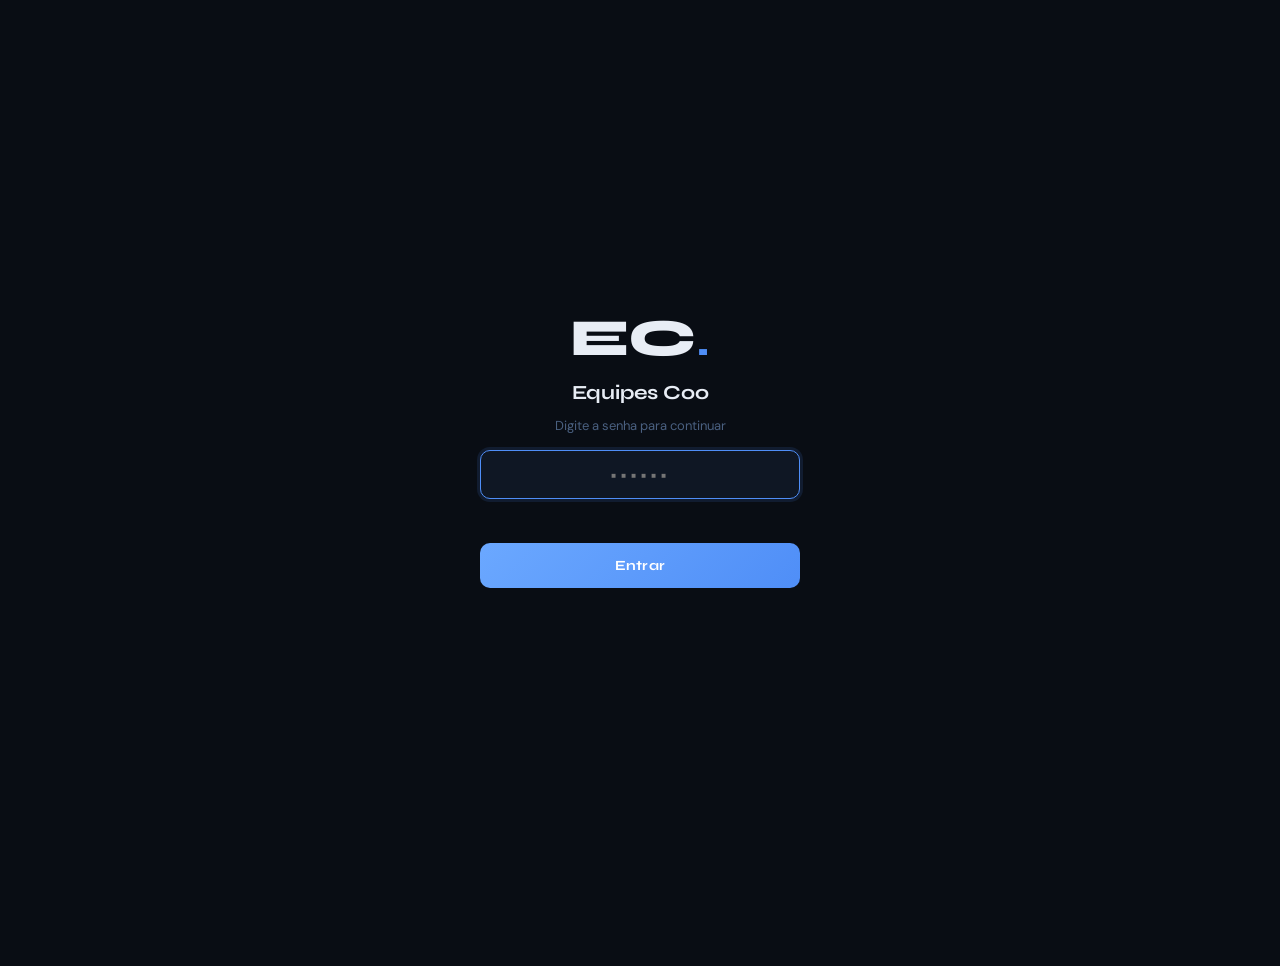
<file: index.html>
<!DOCTYPE html>
<html lang="pt-BR">
<head>
<meta charset="UTF-8"/>
<meta name="viewport" content="width=device-width, initial-scale=1.0"/>
<meta name="theme-color" content="#090d14"/>
<title>Equipes Coo</title>
<link rel="preconnect" href="https://fonts.googleapis.com"/>
<link href="https://fonts.googleapis.com/css2?family=Syne:wght@400;600;700;800&family=DM+Sans:ital,wght@0,300;0,400;0,500;1,400&display=swap" rel="stylesheet"/>
<link rel="stylesheet" href="css/base.css"/>
<link rel="stylesheet" href="css/components.css"/>
<link rel="stylesheet" href="css/auth.css"/>
</head>
<body>

<header class="hdr">
  <h1>APP Coordenador<b>.</b></h1>
  <div class="hdr-r">
  </div>
</header>

<div class="last-update" id="lastUpdate"></div>

<!-- PROGRAMAÇÃO -->
<div id="page-prog" class="page active">
  <div class="sem-nav">
    <button class="arr" onclick="mudarSemana(-1)">
      <svg width="16" height="16" viewBox="0 0 24 24" fill="none" stroke="currentColor" stroke-width="2.5"><polyline points="15 18 9 12 15 6"/></svg>
    </button>
    <span class="sem-lbl" id="semLbl"></span>
    <button class="arr" onclick="mudarSemana(1)">
      <svg width="16" height="16" viewBox="0 0 24 24" fill="none" stroke="currentColor" stroke-width="2.5"><polyline points="9 18 15 12 9 6"/></svg>
    </button>
  </div>
  <div class="pdf-row">
    <button class="pdf-btn" onclick="exportarSemanaPDF()">
      <svg width="13" height="13" viewBox="0 0 24 24" fill="none" stroke="currentColor" stroke-width="2.5"><path d="M14 2H6a2 2 0 0 0-2 2v16a2 2 0 0 0 2 2h12a2 2 0 0 0 2-2V8z"/><polyline points="14 2 14 8 20 8"/><line x1="9" y1="13" x2="15" y2="13"/><line x1="9" y1="17" x2="13" y2="17"/></svg>
      PDF da semana
    </button>
  </div>
  <div class="dtabs" id="dtabs"></div>
  <div class="dacts">
    <button class="abtn" onclick="limparDia()">
      <svg width="13" height="13" viewBox="0 0 24 24" fill="none" stroke="currentColor" stroke-width="2.5"><polyline points="3 6 5 6 21 6"/><path d="M19 6l-1 14H6L5 6"/><path d="M9 6V4h6v2"/></svg>
      Limpar dia
    </button>
  </div>
  <div id="dayContent"></div>
  <button class="add-eq" onclick="abrirFormEquipe(-1)">+ Nova Equipe</button>
</div>

<!-- NAV -->
<nav class="bnav">
  <button class="nbtn active" onclick="navTo('prog', this)">
    <svg viewBox="0 0 24 24" fill="none" stroke="currentColor" stroke-width="2"><rect x="3" y="4" width="18" height="18" rx="2"/><line x1="16" y1="2" x2="16" y2="6"/><line x1="8" y1="2" x2="8" y2="6"/><line x1="3" y1="10" x2="21" y2="10"/></svg>
    Programação<div class="dot"></div>
  </button>
  <button class="nbtn" onclick="window.location.href='banco.html'">
    <svg viewBox="0 0 24 24" fill="none" stroke="currentColor" stroke-width="2"><ellipse cx="12" cy="5" rx="9" ry="3"/><path d="M21 12c0 1.66-4 3-9 3s-9-1.34-9-3"/><path d="M3 5v14c0 1.66 4 3 9 3s9-1.34 9-3V5"/></svg>
    Banco<div class="dot"></div>
  </button>
</nav>

<!-- MODAL: FORM EQUIPE (stepper) -->
<div class="modal-bg" id="modalForm" onclick="if(event.target===this)fecharForm()">
  <div class="modal modal-step">
    <div class="modal-handle"></div>
    <div class="step-progress" id="stepProgress"></div>
    <p class="step-lbl" id="stepLbl"></p>
    <div class="step-content">
      <div class="step-pane" id="step0">
        <div class="fchips" id="fLiderChips"></div>
      </div>
      <div class="step-pane hidden" id="step1">
        <div class="fchips" id="fAreaChips"></div>
      </div>
      <div class="step-pane hidden" id="step2">
        <div class="fchips" id="fAtivChips"></div>
      </div>
      <div class="step-pane hidden" id="step3">
        <div class="fchips" id="fMembrosChips"></div>
      </div>
      <div class="step-pane hidden" id="step4">
        <textarea class="finp" id="fObs" rows="3" placeholder="Observações opcionais..."></textarea>
      </div>
    </div>
    <div class="step-footer">
      <button class="mbtn ghost" id="btnVoltar" onclick="stepAnterior()">← Voltar</button>
      <button class="mbtn primary" id="btnProximo" onclick="stepProximo()">Próximo →</button>
    </div>
  </div>
</div>

<!-- FAB ROW -->
<div class="fab-row" id="fabRow">
  <button class="fab" onclick="openListaModal('coordenacao')">
    <svg width="13" height="13" viewBox="0 0 24 24" fill="none" stroke="currentColor" stroke-width="2.5"><path d="M9 5H7a2 2 0 0 0-2 2v12a2 2 0 0 0 2 2h10a2 2 0 0 0 2-2V7a2 2 0 0 0-2-2h-2"/><rect x="9" y="3" width="6" height="4" rx="1"/><path d="M9 12h6M9 16h4"/></svg>
    Coordenação
  </button>
  <button class="fab" onclick="openListaModal('equipes')">
    <svg width="13" height="13" viewBox="0 0 24 24" fill="none" stroke="currentColor" stroke-width="2.5"><circle cx="9" cy="7" r="3"/><path d="M3 20c0-3.3 2.7-6 6-6s6 2.7 6 6"/><path d="M16 3.13a4 4 0 0 1 0 7.75"/><path d="M21 20c0-3.3-2.7-6-6-6"/></svg>
    Equipes
  </button>
</div>

<!-- MODAL: LISTA EXPORT -->
<div class="modal-bg" id="modalLista" onclick="if(event.target===this)closeListaModal()">
  <div class="modal">
    <div class="modal-handle"></div>
    <h3 id="modalListaTitulo">Lista do dia</h3>
    <p>Copie e cole no WhatsApp</p>
    <div class="modal-copy-area" id="listaTexto"></div>
    <div class="modal-actions">
      <button class="btn btn-ghost" onclick="closeListaModal()">Fechar</button>
      <button class="btn btn-primary" onclick="copiarLista()">📋 Copiar</button>
    </div>
  </div>
</div>

<!-- OVERLAY LOADING -->
<div class="load-ov" id="loadOv"><div class="spinner"></div></div>
<div class="toast" id="toast"></div>

<!-- AUTH OVERLAY -->
<div class="auth-ov" id="authOv">
  <div class="auth-box">
    <div class="auth-logo">EC<b>.</b></div>
    <h2>Equipes Coo</h2>
    <p>Digite a senha para continuar</p>
    <input class="auth-input" type="password" id="authInput" placeholder="••••••" onkeydown="if(event.key==='Enter')tentarLogin()"/>
    <div class="auth-err" id="authErr">Senha incorreta</div>
    <button class="auth-btn" onclick="tentarLogin()">Entrar</button>
  </div>
</div>

<script src="js/config.js"></script>
<script src="js/sync.js"></script>
<script src="js/auth.js"></script>
<script src="js/programacao.js"></script>
<script src="js/export.js"></script>
<script>
function navTo(pg, btn) {
  document.querySelectorAll('.page').forEach(p => p.classList.remove('active'));
  document.querySelectorAll('.nbtn').forEach(b => b.classList.remove('active'));
  document.getElementById('page-' + pg).classList.add('active');
  btn.classList.add('active');
  renderDia();
}

verificarAuth();
</script>
</body>
</html>
</file>
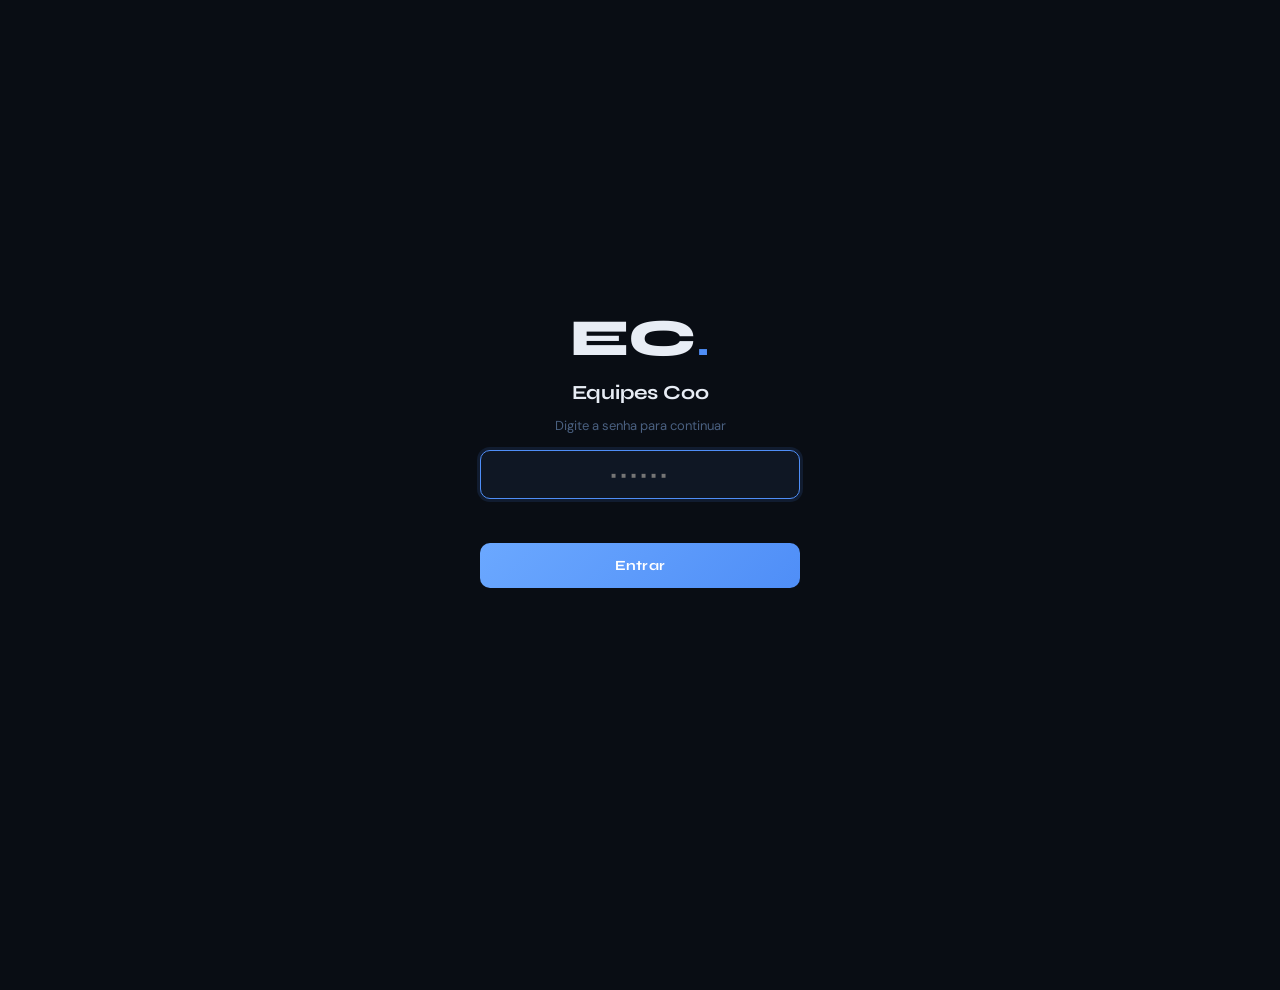
<file: banco.html>
<!DOCTYPE html>
<html lang="pt-BR">
<head>
<meta charset="UTF-8"/>
<meta name="viewport" content="width=device-width, initial-scale=1.0"/>
<meta name="theme-color" content="#090d14"/>
<title>Banco — Equipes Coo</title>
<link rel="preconnect" href="https://fonts.googleapis.com"/>
<link href="https://fonts.googleapis.com/css2?family=Syne:wght@400;600;700;800&family=DM+Sans:ital,wght@0,300;0,400;0,500;1,400&display=swap" rel="stylesheet"/>
<link rel="stylesheet" href="css/base.css"/>
<link rel="stylesheet" href="css/components.css"/>
<link rel="stylesheet" href="css/auth.css"/>
</head>
<body>

<header class="hdr">
  <h1>Banco<b>.</b></h1>
  <div class="hdr-r">
  </div>
</header>

<div class="last-update" id="lastUpdate"></div>

<!-- BANCO -->
<div id="page-banco" class="page active">
  <p class="stitle">Líderes</p>
  <div class="aform">
    <input type="text" id="iLider" placeholder="Nome do líder" onkeydown="if(event.key==='Enter')addLider()"/>
    <button class="abtn2" onclick="addLider()">+</button>
  </div>
  <div class="ilist" id="lLider"></div>

  <p class="stitle">Funcionários</p>
  <div class="aform">
    <input type="text" id="iFunc" placeholder="Nome do funcionário" onkeydown="if(event.key==='Enter')addFunc()"/>
    <button class="abtn2" onclick="addFunc()">+</button>
  </div>
  <div class="ilist" id="lFunc"></div>

  <p class="stitle">Atividades</p>
  <div class="aform">
    <input type="text" id="iAtiv" placeholder="Nome da atividade" onkeydown="if(event.key==='Enter')addAtiv()"/>
    <button class="abtn2" onclick="addAtiv()">+</button>
  </div>
  <div class="ilist" id="lAtiv"></div>

  <p class="stitle">Áreas</p>
  <div class="aform">
    <input type="text" id="iArea" placeholder="Nome da área" onkeydown="if(event.key==='Enter')addArea()"/>
    <button class="abtn2" onclick="addArea()">+</button>
  </div>
  <div class="ilist" id="lArea"></div>
</div>

<!-- NAV -->
<nav class="bnav">
  <button class="nbtn" onclick="window.location.href='index.html'">
    <svg viewBox="0 0 24 24" fill="none" stroke="currentColor" stroke-width="2"><rect x="3" y="4" width="18" height="18" rx="2"/><line x1="16" y1="2" x2="16" y2="6"/><line x1="8" y1="2" x2="8" y2="6"/><line x1="3" y1="10" x2="21" y2="10"/></svg>
    Programação<div class="dot"></div>
  </button>
  <button class="nbtn active">
    <svg viewBox="0 0 24 24" fill="none" stroke="currentColor" stroke-width="2"><ellipse cx="12" cy="5" rx="9" ry="3"/><path d="M21 12c0 1.66-4 3-9 3s-9-1.34-9-3"/><path d="M3 5v14c0 1.66 4 3 9 3s9-1.34 9-3V5"/></svg>
    Banco<div class="dot"></div>
  </button>
</nav>

<!-- MODAL: AUSÊNCIA -->
<div class="modal-bg" id="modalAusencia" onclick="if(event.target===this)fecharModalAusencia()">
  <div class="modal">
    <div class="modal-handle"></div>
    <h3>Nova Ausência</h3>
    <p id="ausModalFunc"></p>
    <div class="frow">
      <span class="flbl">Tipo</span>
      <select class="fsel" id="ausTipo" onchange="ausOnTipo()">
        <option value="ferias">🏖️ Férias</option>
        <option value="viagem">✈️ Viagem</option>
        <option value="folga">🌟 Folga</option>
        <option value="atestado">🏥 Atestado</option>
        <option value="falta">❌ Falta</option>
        <option value="afastamento">🚑 Afastamento</option>
      </select>
    </div>
    <div class="frow">
      <span class="flbl">Data início</span>
      <input type="date" class="finp" id="ausInicio"/>
    </div>
    <div class="frow" id="ausFimWrap">
      <span class="flbl">Data fim (previsão de retorno)</span>
      <input type="date" class="finp" id="ausFim"/>
    </div>
    <button class="mbtn primary" onclick="submitAusencia()">Salvar</button>
  </div>
</div>

<!-- OVERLAY LOADING -->
<div class="load-ov" id="loadOv"><div class="spinner"></div></div>
<div class="toast" id="toast"></div>

<!-- AUTH OVERLAY -->
<div class="auth-ov" id="authOv">
  <div class="auth-box">
    <div class="auth-logo">EC<b>.</b></div>
    <h2>Equipes Coo</h2>
    <p>Digite a senha para continuar</p>
    <input class="auth-input" type="password" id="authInput" placeholder="••••••" onkeydown="if(event.key==='Enter')tentarLogin()"/>
    <div class="auth-err" id="authErr">Senha incorreta</div>
    <button class="auth-btn" onclick="tentarLogin()">Entrar</button>
  </div>
</div>

<script src="js/config.js"></script>
<script src="js/sync.js"></script>
<script src="js/auth.js"></script>
<script src="js/banco.js"></script>
<script>
verificarAuth();
</script>
</body>
</html>
</file>
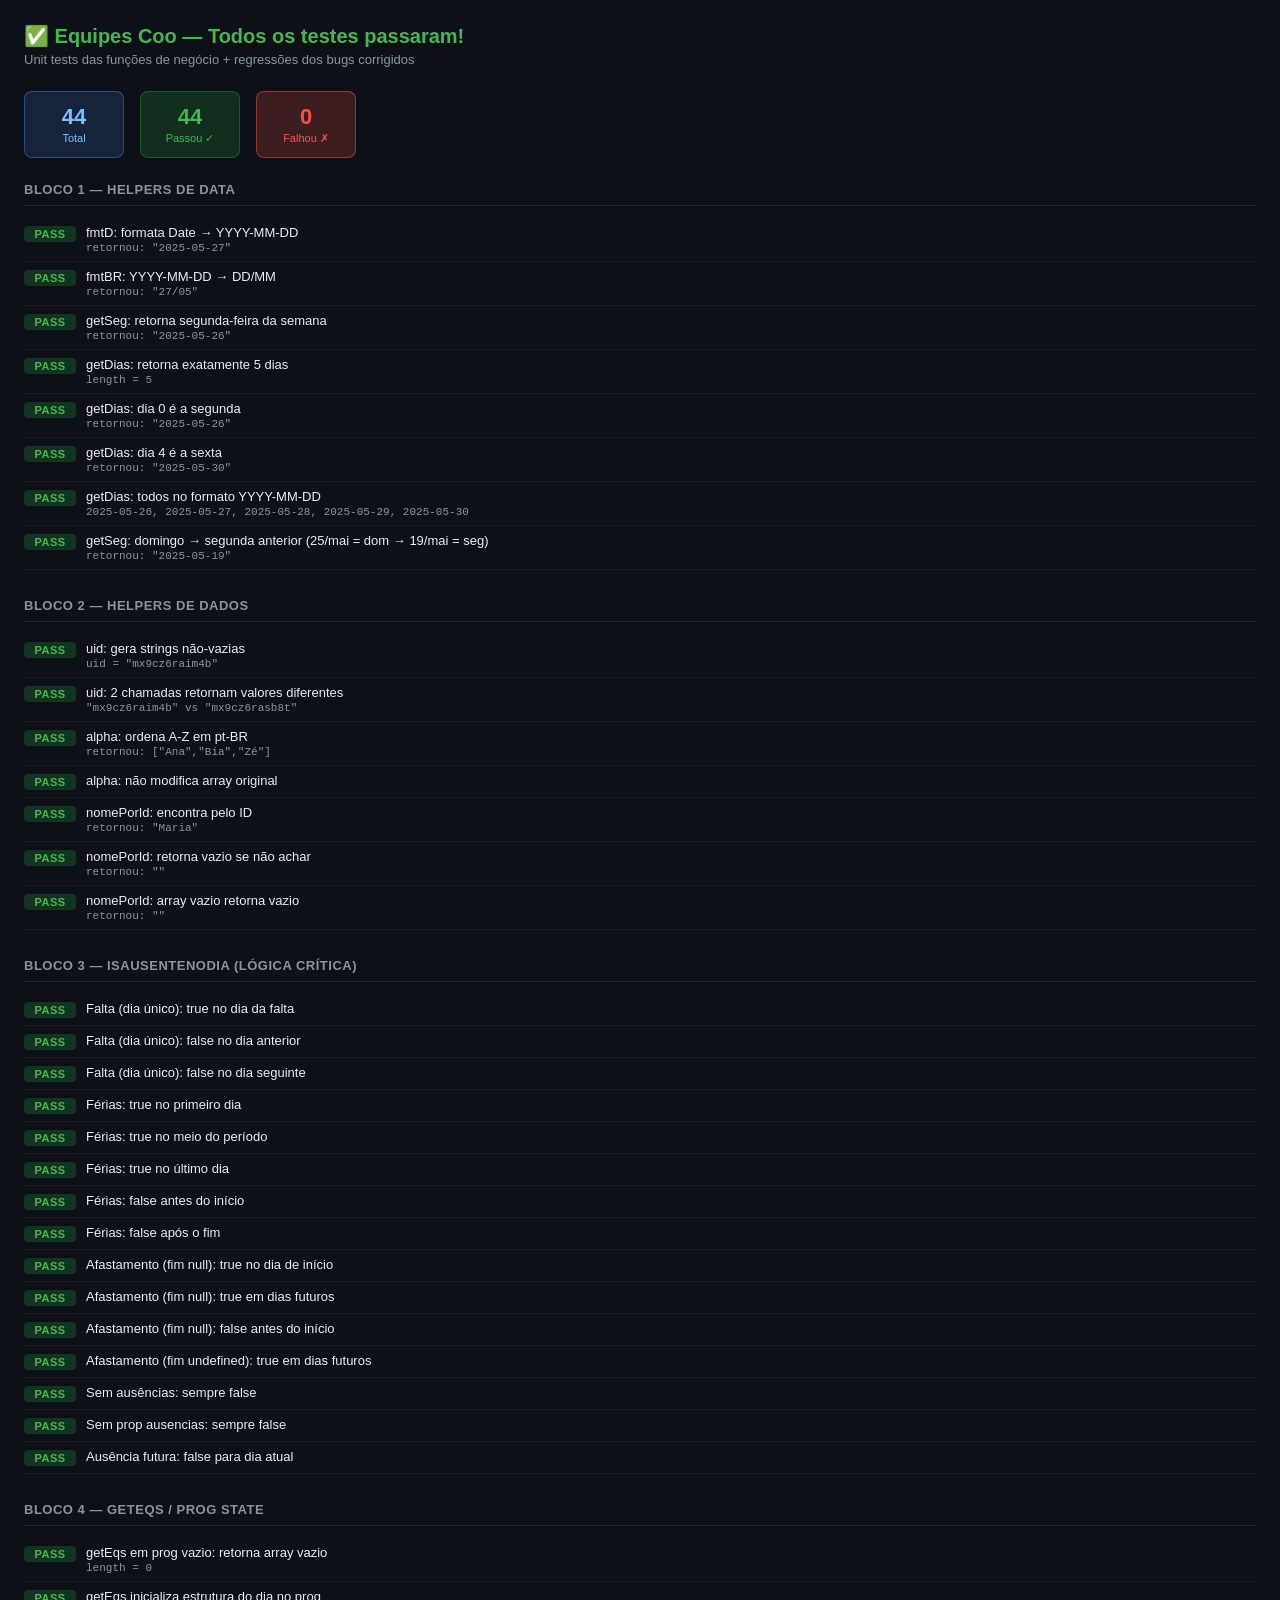
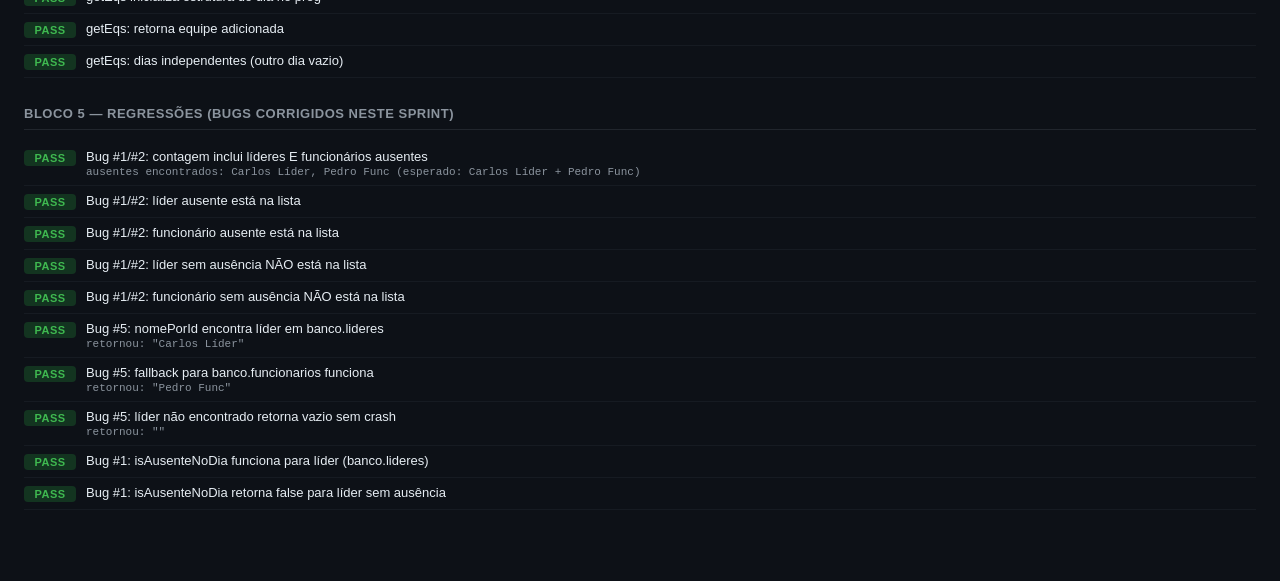
<file: test.html>
<!DOCTYPE html>
<html lang="pt-BR">
<head>
<meta charset="UTF-8"/>
<meta name="viewport" content="width=device-width, initial-scale=1.0"/>
<title>Equipes Coo — Testes Automatizados</title>
<style>
  * { box-sizing: border-box; margin: 0; padding: 0; }
  body { font-family: 'Segoe UI', Arial, sans-serif; background: #0d1117; color: #e6edf3; padding: 24px; }
  h1   { font-size: 20px; font-weight: 700; margin-bottom: 4px; }
  .subtitle { font-size: 13px; color: #8b949e; margin-bottom: 24px; }

  /* Contador geral */
  #summary {
    display: flex; gap: 16px; margin-bottom: 24px; flex-wrap: wrap;
  }
  .count-box {
    padding: 12px 20px; border-radius: 8px; font-weight: 700; font-size: 22px;
    display: flex; flex-direction: column; align-items: center; min-width: 100px;
  }
  .count-box span { font-size: 11px; font-weight: 500; margin-top: 2px; }
  .count-box.pass { background: rgba(35,134,54,.25); border: 1px solid rgba(35,134,54,.5); color: #3fb950; }
  .count-box.fail { background: rgba(248,81,73,.2);  border: 1px solid rgba(248,81,73,.5);  color: #f85149; }
  .count-box.total{ background: rgba(79,142,247,.15); border: 1px solid rgba(79,142,247,.4); color: #79c0ff; }

  /* Blocos */
  .block { margin-bottom: 28px; }
  .block-title {
    font-size: 13px; font-weight: 700; letter-spacing: .5px; text-transform: uppercase;
    color: #8b949e; padding-bottom: 8px; border-bottom: 1px solid #21262d; margin-bottom: 12px;
  }

  /* Linhas de teste */
  .test-row {
    display: flex; align-items: flex-start; gap: 10px; padding: 7px 0;
    border-bottom: 1px solid #161b22; font-size: 13px;
  }
  .badge {
    flex-shrink: 0; width: 52px; text-align: center; border-radius: 4px;
    padding: 2px 0; font-weight: 700; font-size: 11px; letter-spacing: .5px; margin-top: 1px;
  }
  .badge.pass { background: rgba(35,134,54,.3); color: #3fb950; }
  .badge.fail { background: rgba(248,81,73,.2);  color: #f85149; }
  .test-label { flex: 1; color: #e6edf3; }
  .test-detail { font-size: 11px; color: #8b949e; margin-top: 2px; font-family: monospace; }
  .fail-detail { font-size: 11px; color: #f85149; margin-top: 2px; font-family: monospace; }
</style>
<!-- Elementos DOM requeridos por sync.js -->
<div id="loadOv" style="display:none"></div>
<div id="syncDot" style="display:none"></div>
<div id="toast"  style="display:none"></div>
</head>
<body>

<h1>🧪 Equipes Coo — Testes Automatizados</h1>
<p class="subtitle">Unit tests das funções de negócio + regressões dos bugs corrigidos</p>

<div id="summary"></div>
<div id="results"></div>

<script src="js/config.js"></script>
<script src="js/sync.js"></script>
<script>
// ─── Mini framework ───────────────────────────────────────────────
let passCount = 0, failCount = 0;
let currentBlock = null;
const resultsEl = document.getElementById('results');

function startBlock(title) {
  currentBlock = document.createElement('div');
  currentBlock.className = 'block';
  currentBlock.innerHTML = `<div class="block-title">${title}</div>`;
  resultsEl.appendChild(currentBlock);
}

function assert(label, condition, detail = '') {
  const row = document.createElement('div');
  row.className = 'test-row';
  if (condition) {
    passCount++;
    row.innerHTML = `
      <span class="badge pass">PASS</span>
      <div><div class="test-label">${label}</div>${detail ? `<div class="test-detail">${detail}</div>` : ''}</div>`;
  } else {
    failCount++;
    row.innerHTML = `
      <span class="badge fail">FAIL</span>
      <div><div class="test-label">${label}</div>${detail ? `<div class="fail-detail">✗ ${detail}</div>` : ''}</div>`;
  }
  currentBlock.appendChild(row);
}

function assertEquals(label, actual, expected) {
  const ok = JSON.stringify(actual) === JSON.stringify(expected);
  assert(label, ok, ok
    ? `retornou: ${JSON.stringify(actual)}`
    : `esperado: ${JSON.stringify(expected)} | obtido: ${JSON.stringify(actual)}`
  );
}

// ─── Bloco 1: Helpers de data ─────────────────────────────────────
startBlock('Bloco 1 — Helpers de data');

assertEquals('fmtD: formata Date → YYYY-MM-DD',
  fmtD(new Date(2025, 4, 27)),  // mês 4 = maio
  '2025-05-27'
);

assertEquals('fmtBR: YYYY-MM-DD → DD/MM',
  fmtBR('2025-05-27'),
  '27/05'
);

// 2025-05-29 = quinta-feira → segunda = 2025-05-26
const seg = getSeg(new Date(2025, 4, 29));
assertEquals('getSeg: retorna segunda-feira da semana',
  fmtD(seg),
  '2025-05-26'
);

// getDias: segunda + 4 dias
const dias = getDias(seg);
assert('getDias: retorna exatamente 5 dias',
  dias.length === 5,
  `length = ${dias.length}`
);
assertEquals('getDias: dia 0 é a segunda',  dias[0], '2025-05-26');
assertEquals('getDias: dia 4 é a sexta',    dias[4], '2025-05-30');
assert('getDias: todos no formato YYYY-MM-DD',
  dias.every(d => /^\d{4}-\d{2}-\d{2}$/.test(d)),
  dias.join(', ')
);

// getSeg: domingo deve ir para próxima segunda
const segFromSun = getSeg(new Date(2025, 4, 25)); // 25/05 = domingo
assertEquals('getSeg: domingo → segunda anterior (25/mai = dom → 19/mai = seg)',
  fmtD(segFromSun), '2025-05-19'
);

// ─── Bloco 2: Helpers de dados ────────────────────────────────────
startBlock('Bloco 2 — Helpers de dados');

const id1 = uid(), id2 = uid();
assert('uid: gera strings não-vazias',  id1.length > 0, `uid = "${id1}"`);
assert('uid: 2 chamadas retornam valores diferentes',  id1 !== id2, `"${id1}" vs "${id2}"`);

const sorted = alpha([{nome:'Zé'}, {nome:'Ana'}, {nome:'Bia'}]);
assertEquals('alpha: ordena A-Z em pt-BR',
  sorted.map(x => x.nome),
  ['Ana', 'Bia', 'Zé']
);
assert('alpha: não modifica array original',
  alpha([{nome:'B'},{nome:'A'}])[0].nome === 'A', ''
);

const lista = [{id:'abc',nome:'Maria'},{id:'xyz',nome:'João'}];
assertEquals('nomePorId: encontra pelo ID', nomePorId(lista, 'abc'), 'Maria');
assertEquals('nomePorId: retorna vazio se não achar', nomePorId(lista, '999'), '');
assertEquals('nomePorId: array vazio retorna vazio', nomePorId([], 'abc'), '');

// ─── Bloco 3: isAusenteNoDia (lógica crítica) ─────────────────────
startBlock('Bloco 3 — isAusenteNoDia (lógica crítica)');

const funcFalta = { ausencias: [{ id:'1', tipo:'falta', inicio:'2025-05-27', fim:'2025-05-27' }] };
assert('Falta (dia único): true no dia da falta',
  isAusenteNoDia(funcFalta, '2025-05-27'), ''
);
assert('Falta (dia único): false no dia anterior',
  !isAusenteNoDia(funcFalta, '2025-05-26'), ''
);
assert('Falta (dia único): false no dia seguinte',
  !isAusenteNoDia(funcFalta, '2025-05-28'), ''
);

const funcFerias = { ausencias: [{ id:'2', tipo:'ferias', inicio:'2025-05-26', fim:'2025-05-30' }] };
assert('Férias: true no primeiro dia',  isAusenteNoDia(funcFerias, '2025-05-26'), '');
assert('Férias: true no meio do período', isAusenteNoDia(funcFerias, '2025-05-28'), '');
assert('Férias: true no último dia',   isAusenteNoDia(funcFerias, '2025-05-30'), '');
assert('Férias: false antes do início', !isAusenteNoDia(funcFerias, '2025-05-25'), '');
assert('Férias: false após o fim',      !isAusenteNoDia(funcFerias, '2025-05-31'), '');

const funcAfastamento = { ausencias: [{ id:'3', tipo:'afastamento', inicio:'2025-05-20', fim:null }] };
assert('Afastamento (fim null): true no dia de início',
  isAusenteNoDia(funcAfastamento, '2025-05-20'), ''
);
assert('Afastamento (fim null): true em dias futuros',
  isAusenteNoDia(funcAfastamento, '2025-12-31'), ''
);
assert('Afastamento (fim null): false antes do início',
  !isAusenteNoDia(funcAfastamento, '2025-05-19'), ''
);

const funcAfastUndef = { ausencias: [{ id:'4', tipo:'afastamento', inicio:'2025-05-20', fim:undefined }] };
assert('Afastamento (fim undefined): true em dias futuros',
  isAusenteNoDia(funcAfastUndef, '2026-01-01'), ''
);

const funcSemAus = { ausencias: [] };
assert('Sem ausências: sempre false', !isAusenteNoDia(funcSemAus, '2025-05-27'), '');

const funcSemProp = {};
assert('Sem prop ausencias: sempre false', !isAusenteNoDia(funcSemProp, '2025-05-27'), '');

const funcFuturo = { ausencias: [{ id:'5', tipo:'ferias', inicio:'2025-12-01', fim:'2025-12-15' }] };
assert('Ausência futura: false para dia atual',
  !isAusenteNoDia(funcFuturo, '2025-05-27'), ''
);

// ─── Bloco 4: getEqs / prog state ────────────────────────────────
startBlock('Bloco 4 — getEqs / prog state');

// Reset prog para teste isolado
prog = { semanaInicio: '', dias: {}, atualizadoEm: null };

const eqsVazias = getEqs('2025-05-27');
assert('getEqs em prog vazio: retorna array vazio',
  Array.isArray(eqsVazias) && eqsVazias.length === 0,
  `length = ${eqsVazias.length}`
);
assert('getEqs inicializa estrutura do dia no prog',
  prog.dias['2025-05-27'] !== undefined, ''
);

// Adicionar equipe e verificar
const eqTest = { id: uid(), lider: 'abc', membros: [], area: '', atividades: [], obs: '' };
getEqs('2025-05-27').push(eqTest);
const eqsComDado = getEqs('2025-05-27');
assert('getEqs: retorna equipe adicionada',
  eqsComDado.length === 1 && eqsComDado[0].lider === 'abc', ''
);

// Dia diferente não é afetado
const eqsOutroDia = getEqs('2025-05-28');
assert('getEqs: dias independentes (outro dia vazio)',
  eqsOutroDia.length === 0, ''
);

// ─── Bloco 5: Regressões dos bugs deste sprint ────────────────────
startBlock('Bloco 5 — Regressões (bugs corrigidos neste sprint)');

// Simula banco com líderes e funcionários separados
banco = {
  lideres: [
    { id: 'lid1', nome: 'Carlos Líder', ausencias: [
      { id: 'a1', tipo: 'ferias', inicio: '2025-05-26', fim: '2025-05-30' }
    ]},
    { id: 'lid2', nome: 'Ana Líder', ausencias: [] }
  ],
  funcionarios: [
    { id: 'fun1', nome: 'Pedro Func', ausencias: [
      { id: 'a2', tipo: 'falta', inicio: '2025-05-27', fim: '2025-05-27' }
    ]},
    { id: 'fun2', nome: 'Lúcia Func', ausencias: [] }
  ],
  atividades: [],
  areas: []
};

const dia = '2025-05-27';

// Bug #1 & #2: líderes devem ser incluídos na contagem de ausentes
const todosF = [...(banco.lideres || []), ...banco.funcionarios];
const ausentes = todosF.filter(f => isAusenteNoDia(f, dia));
assert('Bug #1/#2: contagem inclui líderes E funcionários ausentes',
  ausentes.length === 2,
  `ausentes encontrados: ${ausentes.map(f => f.nome).join(', ')} (esperado: Carlos Líder + Pedro Func)`
);
assert('Bug #1/#2: líder ausente está na lista',
  ausentes.some(f => f.id === 'lid1'), ''
);
assert('Bug #1/#2: funcionário ausente está na lista',
  ausentes.some(f => f.id === 'fun1'), ''
);
assert('Bug #1/#2: líder sem ausência NÃO está na lista',
  !ausentes.some(f => f.id === 'lid2'), ''
);
assert('Bug #1/#2: funcionário sem ausência NÃO está na lista',
  !ausentes.some(f => f.id === 'fun2'), ''
);

// Bug #5: nomePorId deve encontrar líderes em banco.lideres
assertEquals('Bug #5: nomePorId encontra líder em banco.lideres',
  nomePorId(banco.lideres || [], 'lid1'),
  'Carlos Líder'
);
assertEquals('Bug #5: fallback para banco.funcionarios funciona',
  nomePorId(banco.lideres || [], 'fun1') || nomePorId(banco.funcionarios, 'fun1'),
  'Pedro Func'
);
assertEquals('Bug #5: líder não encontrado retorna vazio sem crash',
  nomePorId(banco.lideres || [], 'INEXISTENTE'),
  ''
);

// isAusenteNoDia funciona para objetos de banco.lideres
assert('Bug #1: isAusenteNoDia funciona para líder (banco.lideres)',
  isAusenteNoDia(banco.lideres[0], dia), ''
);
assert('Bug #1: isAusenteNoDia retorna false para líder sem ausência',
  !isAusenteNoDia(banco.lideres[1], dia), ''
);

// ─── Renderizar sumário ───────────────────────────────────────────
const total = passCount + failCount;
const summaryEl = document.getElementById('summary');
summaryEl.innerHTML = `
  <div class="count-box total"><strong>${total}</strong><span>Total</span></div>
  <div class="count-box pass"><strong>${passCount}</strong><span>Passou ✓</span></div>
  <div class="count-box fail"><strong>${failCount}</strong><span>Falhou ✗</span></div>
`;

// Mudar cor do título conforme resultado
const h1 = document.querySelector('h1');
if (failCount === 0) {
  h1.textContent = '✅ Equipes Coo — Todos os testes passaram!';
  h1.style.color = '#3fb950';
} else {
  h1.textContent = `❌ Equipes Coo — ${failCount} teste(s) falharam`;
  h1.style.color = '#f85149';
}
</script>
</body>
</html>
</file>
<file: css/base.css>
/* ═══════════════════════════════════════
   BASE — variáveis, reset, tipografia, animações
   ═══════════════════════════════════════ */

:root {
  --bg:        #090d14;
  --surface:   #0f1724;
  --surface2:  #182030;
  --border:    #1e2d45;
  --text:      #e8edf5;
  --text-muted:#4a6080;
  --text-sub:  #7a90b0;
  --accent:    #4f8ef7;
  --accent2:   #f06080;
  --green:     #3de07a;
  --yellow:    #f5c842;
  --radius:    16px;
  --radius-sm: 10px;
  --bnav:      68px;
  --shadow-sm: 0 1px 4px rgba(0,0,0,.35);
  --shadow-md: 0 4px 20px rgba(0,0,0,.45);
  --shadow-lg: 0 8px 40px rgba(0,0,0,.55);
}

* {
  margin: 0;
  padding: 0;
  box-sizing: border-box;
  -webkit-tap-highlight-color: transparent;
}

body {
  background: var(--bg);
  color: var(--text);
  font-family: 'DM Sans', sans-serif;
  font-size: 15px;
  min-height: 100dvh;
  overflow-x: hidden;
}

h1, h2, h3 { font-family: 'Syne', sans-serif; }

/* ── Scrollbar ── */
::-webkit-scrollbar       { width: 4px; }
::-webkit-scrollbar-track { background: transparent; }
::-webkit-scrollbar-thumb { background: var(--border); border-radius: 4px; }

/* ── Animações ── */
@keyframes fadeIn {
  from { opacity: 0; transform: translateY(6px); }
  to   { opacity: 1; transform: none; }
}
@keyframes spin {
  to { transform: rotate(360deg); }
}
@keyframes pulse {
  0%, 100% { opacity: 1; }
  50%       { opacity: .3; }
}
</file>
<file: css/components.css>
/* ═══════════════════════════════════════
   COMPONENTS — todos os componentes visuais
   ═══════════════════════════════════════ */

/* ── HEADER ── */
.hdr {
  position: sticky; top: 0; z-index: 100;
  background: rgba(11,11,16,.92);
  backdrop-filter: blur(12px);
  -webkit-backdrop-filter: blur(12px);
  padding: 14px 20px 10px;
  display: flex; align-items: center; justify-content: space-between;
  border-bottom: 1px solid var(--border);
}
.hdr h1        { font-size: 22px; font-weight: 800; letter-spacing: -.5px; }
.hdr h1 b      { color: var(--accent); }
.hdr-r         { display: flex; align-items: center; gap: 8px; }

.hdr-btn {
  background: var(--surface); border: 1px solid var(--border);
  border-radius: 40px; padding: 7px 14px;
  color: var(--text-sub); font-size: 12px;
  font-family: 'Syne', sans-serif; font-weight: 600;
  cursor: pointer; display: flex; align-items: center; gap: 6px;
  transition: all .2s;
}
.hdr-btn:hover  { border-color: var(--accent); color: var(--accent); }
.hdr-btn:active { transform: scale(.95); }

/* ── ÚLTIMA ATUALIZAÇÃO ── */
.last-update {
  text-align: center; font-family: 'Syne', sans-serif;
  font-size: 12px; font-weight: 600; color: var(--text-sub);
  background: var(--surface); padding: 7px 16px;
  border-bottom: 1px solid var(--border); letter-spacing: .3px;
}

/* ── PAGES ── */
.page { display: none; padding: 0 16px; padding-bottom: calc(var(--bnav) + 60px); }
.page.active { display: block; min-height: 100dvh; }

/* ── BOTTOM NAV ── */
.bnav {
  position: fixed; bottom: 0; left: 0; right: 0;
  height: var(--bnav);
  background: rgba(19,19,28,.95);
  backdrop-filter: blur(12px); -webkit-backdrop-filter: blur(12px);
  border-top: 1px solid var(--border);
  display: flex; z-index: 200;
}
.nbtn {
  flex: 1; display: flex; flex-direction: column;
  align-items: center; justify-content: center;
  gap: 4px; background: none; border: none;
  color: var(--text-muted); font-family: 'DM Sans', sans-serif;
  font-size: 11px; cursor: pointer; transition: color .2s; position: relative;
}
.nbtn.active   { color: var(--accent); }
.nbtn svg      { width: 22px; height: 22px; stroke-width: 1.75; }
.nbtn .dot     { width: 18px; height: 2px; border-radius: 2px; background: var(--accent); opacity: 0; transition: opacity .2s; position: absolute; bottom: 6px; }
.nbtn.active .dot { opacity: 1; }

/* ── SEMANA ── */
.sem-nav {
  display: flex; align-items: center; justify-content: space-between;
  padding: 14px 0 6px;
}
.sem-lbl { font-family: 'Syne', sans-serif; font-size: 14px; font-weight: 700; letter-spacing: .2px; }
.arr {
  background: var(--surface); border: 1px solid var(--border);
  border-radius: 50%; width: 36px; height: 36px;
  display: flex; align-items: center; justify-content: center;
  color: var(--text-sub); cursor: pointer; transition: all .2s;
}
.arr:hover  { border-color: var(--accent); color: var(--accent); }
.arr:active { transform: scale(.9); }

/* ── BOTÃO PDF ── */
.pdf-row {
  display: flex; justify-content: center;
  padding: 2px 0 10px;
}
.pdf-btn {
  background: var(--surface); border: 1px solid var(--border);
  border-radius: 40px; padding: 6px 16px;
  color: var(--text-muted); font-size: 11px;
  font-family: 'Syne', sans-serif; font-weight: 600;
  cursor: pointer; display: flex; align-items: center; gap: 5px;
  transition: all .2s; box-shadow: var(--shadow-sm); letter-spacing: .2px;
}
.pdf-btn:hover  { border-color: #e05c7a; color: #e05c7a; background: rgba(224,92,122,.06); }
.pdf-btn:active { transform: scale(.95); }

/* ── TABS DIAS ── */
.dtabs { display: flex; gap: 5px; padding: 8px 0 14px; }
.dtab {
  flex: 1; text-align: center;
  background: var(--surface); border: 1px solid var(--border);
  border-radius: var(--radius-sm); padding: 10px 4px 8px;
  cursor: pointer; transition: all .2s; box-shadow: var(--shadow-sm);
}
.dtab.active {
  border-color: rgba(79,142,247,.6);
  background: rgba(79,142,247,.14);
  box-shadow: 0 0 0 1px rgba(79,142,247,.2), var(--shadow-sm);
}
.dtab .dn { font-size: 11px; font-weight: 700; letter-spacing: 1px; text-transform: uppercase; color: var(--text-muted); }
.dtab.active .dn { color: var(--accent); }
.dtab .dd { font-family: 'Syne', sans-serif; font-size: 20px; font-weight: 800; margin-top: 2px; }
.dtab .dc { font-size: 13px; color: var(--text-muted); margin-top: 2px; font-weight: 500; }
.dtab.active .dc { color: var(--accent); }
.dtab .da { font-size: 11px; color: rgba(240,96,128,.5); margin-top: 1px; font-weight: 500; }

/* ── AÇÕES DIA ── */
.dacts { display: flex; gap: 8px; margin-bottom: 14px; flex-wrap: wrap; }
.abtn {
  background: var(--surface); border: 1px solid var(--border);
  border-radius: 40px; padding: 8px 14px;
  color: var(--text-sub); font-size: 11px;
  font-family: 'Syne', sans-serif; font-weight: 600;
  cursor: pointer; display: flex; align-items: center; gap: 5px;
  transition: all .2s; box-shadow: var(--shadow-sm);
}
.abtn:hover  { border-color: var(--text-muted); color: var(--text); }
.abtn:active { transform: scale(.95); }

/* ── EQUIPE CARD ── */
.eq-card {
  background: var(--surface); border: 1px solid var(--border);
  border-radius: var(--radius); padding: 16px 18px; margin-bottom: 10px;
  cursor: pointer; transition: border-color .2s, box-shadow .2s, transform .15s;
  animation: fadeIn .25s ease; position: relative; overflow: hidden;
  box-shadow: var(--shadow-sm);
}
.eq-card:hover  { border-color: rgba(79,142,247,.35); box-shadow: var(--shadow-md); }
.eq-card:active { transform: scale(.985); }
.eq-card::before {
  content: ''; position: absolute; left: 0; top: 0; bottom: 0; width: 3px;
  background: linear-gradient(to bottom, var(--accent), rgba(79,142,247,.4));
  border-radius: 3px 0 0 3px;
}
.eq-top    { display: flex; align-items: center; justify-content: space-between; margin-bottom: 10px; }
.eq-lider  { font-family: 'Syne', sans-serif; font-size: 16px; font-weight: 700; color: var(--text); }
.eq-badge  { font-size: 10px; font-weight: 700; letter-spacing: 1px; text-transform: uppercase; color: var(--text-muted); background: var(--surface2); padding: 3px 9px; border-radius: 20px; border: 1px solid var(--border); }
.eq-info   { display: flex; flex-wrap: wrap; gap: 5px; margin-bottom: 9px; }
.eq-chip   { font-size: 11px; font-weight: 500; padding: 3px 10px; border-radius: 20px; display: inline-flex; align-items: center; gap: 4px; letter-spacing: .2px; }
.eq-chip.area { background: rgba(79,142,247,.1);  color: var(--accent); border: 1px solid rgba(79,142,247,.22); }
.eq-chip.ativ { background: rgba(245,200,66,.08); color: var(--yellow); border: 1px solid rgba(245,200,66,.18); }
.eq-membros   { display: flex; flex-wrap: wrap; gap: 4px; }
.eq-m         { font-size: 12px; background: var(--surface2); border: 1px solid var(--border); border-radius: 20px; padding: 3px 10px; color: var(--text-sub); }
.eq-obs       { font-size: 12px; color: var(--text-muted); margin-top: 8px; padding-top: 8px; border-top: 1px solid var(--border); line-height: 1.5; }

/* ── EQ-CARD linha por linha ── */
.eq-body   { margin-top: 10px; padding-top: 10px; border-top: 1px solid var(--border); display: flex; flex-direction: column; gap: 5px; }
.eq-linha  { display: flex; align-items: flex-start; gap: 7px; }
.eql-ic    { font-size: 13px; flex-shrink: 0; line-height: 1.6; }
.eql-txt   { font-size: 13px; color: var(--text-sub); line-height: 1.6; flex: 1; }
.eq-obs-txt { color: var(--text-muted); font-style: italic; }
.eq-actions   { display: flex; align-items: center; gap: 6px; }
.eq-act-btn   { background: none; border: none; color: var(--text-muted); cursor: pointer; font-size: 14px; width: 28px; height: 28px; display: flex; align-items: center; justify-content: center; border-radius: 8px; transition: all .15s; }
.eq-act-btn:hover       { background: var(--surface2); color: var(--text); }
.eq-del:hover           { color: var(--accent2) !important; background: rgba(240,96,128,.1) !important; }

/* ── NOVA EQUIPE BTN ── */
.add-eq {
  width: 100%; background: transparent;
  border: 1px dashed rgba(79,142,247,.3);
  border-radius: var(--radius); padding: 15px;
  color: var(--text-muted); font-family: 'Syne', sans-serif;
  font-weight: 600; font-size: 13px; cursor: pointer;
  display: flex; align-items: center; justify-content: center; gap: 8px;
  transition: all .2s; margin-bottom: 20px;
}
.add-eq:hover  { border-color: var(--accent); color: var(--accent); background: rgba(79,142,247,.05); }
.add-eq:active { transform: scale(.99); }

/* ── STATUS ROW (ausências + disponíveis lado a lado) ── */
.status-row {
  display: flex; gap: 8px; margin-bottom: 12px; align-items: flex-start;
}
.status-row > * { flex: 1; min-width: 0; }
.status-row .aus-card,
.status-row .disp-card { margin-bottom: 0; }

/* ── CARD DISPONÍVEIS (verde, recolhido) ── */
.disp-card {
  background: rgba(12,32,20,.65);
  border: 1px solid rgba(77,220,140,.2);
  border-radius: var(--radius);
  overflow: hidden; animation: fadeIn .25s ease;
}
.disp-card-hdr {
  display: flex; align-items: center; gap: 6px;
  padding: 11px 12px; cursor: pointer; user-select: none;
  transition: background .15s;
}
.disp-card-hdr:active { background: rgba(255,255,255,.03); }
.disp-card-left { display: flex; align-items: center; gap: 6px; flex: 1; min-width: 0; }
.disp-card-title {
  font-family: 'Syne', sans-serif; font-size: 11px; font-weight: 700;
  letter-spacing: .6px; text-transform: uppercase; color: #5ddc8c;
  white-space: nowrap;
}
.disp-card-count {
  background: rgba(77,220,140,.18); color: #5ddc8c;
  font-size: 11px; font-weight: 800;
  padding: 1px 7px; border-radius: 20px; line-height: 1.6; flex-shrink: 0;
}
.disp-card-arrow { font-size: 10px; color: var(--text-muted); flex-shrink: 0; }
.disp-card-body  { display: none; padding: 0 10px 10px; }
.disp-card-body.open { display: block; animation: fadeIn .2s ease; }
.disp-chips-wrap { display: flex; flex-wrap: wrap; gap: 5px; }
.disp-chip {
  font-size: 11px; font-weight: 400; padding: 2px 9px;
  border-radius: 20px; background: rgba(77,220,140,.14);
  color: #ffffff; border: 1px solid rgba(77,220,140,.25);
  display: inline-block;
}

/* ── BANCO ── */
.stitle {
  font-size: 13px; font-weight: 700; letter-spacing: 1.5px;
  text-transform: uppercase; color: var(--text-muted);
  margin: 24px 0 10px; padding-bottom: 6px;
  border-bottom: 1px solid var(--border);
}
.aform        { display: flex; gap: 8px; margin-bottom: 8px; }
.aform input  {
  flex: 1; background: var(--surface); border: 1px solid var(--border);
  border-radius: var(--radius-sm); padding: 12px 14px;
  color: var(--text); font-family: 'DM Sans', sans-serif; font-size: 14px;
  outline: none; transition: border-color .2s, box-shadow .2s;
}
.aform input:focus       { border-color: var(--accent); box-shadow: 0 0 0 3px rgba(79,142,247,.12); }
.aform input::placeholder { color: var(--text-muted); }
.abtn2 {
  background: var(--accent); border: none; border-radius: var(--radius-sm);
  width: 46px; height: 46px; color: #fff; font-size: 22px;
  cursor: pointer; display: flex; align-items: center; justify-content: center;
  transition: opacity .15s, transform .15s;
}
.abtn2:hover  { opacity: .85; }
.abtn2:active { transform: scale(.92); }
.ilist        { display: flex; flex-direction: column; gap: 5px; }
.irow {
  background: var(--surface); border-radius: var(--radius-sm);
  display: flex; align-items: center; gap: 10px; padding: 12px 14px;
  border: 1px solid var(--border); animation: fadeIn .2s ease; transition: border-color .2s;
}
.irow:hover { border-color: var(--text-muted); }
.iname { flex: 1; font-size: 14px; }
.idel  {
  background: none; border: none; color: var(--text-muted); cursor: pointer;
  font-size: 16px; line-height: 1; width: 30px; height: 30px;
  display: flex; align-items: center; justify-content: center;
  border-radius: 8px; transition: all .15s;
}
.idel:hover { color: var(--accent2); background: rgba(240,96,128,.1); }

/* ── MODAL FORM ── */
.modal-bg {
  position: fixed; inset: 0; background: rgba(0,0,0,.75);
  backdrop-filter: blur(4px); -webkit-backdrop-filter: blur(4px);
  display: flex; align-items: flex-end; justify-content: center;
  z-index: 500; opacity: 0; pointer-events: none; transition: opacity .2s;
}
.modal-bg.open { opacity: 1; pointer-events: all; }
.modal {
  background: var(--surface); border-radius: 24px 24px 0 0;
  padding: 24px 20px 36px; width: 100%; max-width: 480px;
  transform: translateY(40px);
  transition: transform .3s cubic-bezier(.34,1.56,.64,1);
  max-height: 88dvh; overflow-y: auto; box-shadow: var(--shadow-lg);
}
.modal-bg.open .modal { transform: translateY(0); }
.modal-handle { width: 36px; height: 4px; border-radius: 2px; background: var(--border); margin: 0 auto 20px; }
.modal h3 { font-size: 19px; margin-bottom: 4px; font-weight: 700; }
.modal p  { color: var(--text-muted); font-size: 13px; margin-bottom: 16px; }
#ausModalFunc { font-size: 17px; color: var(--text); margin-bottom: 16px; }

/* ── FORM FIELDS ── */
.ml   { display: flex; flex-direction: column; gap: 6px; }
.mi   { background: var(--surface2); border: 1px solid var(--border); border-radius: var(--radius-sm); padding: 13px 14px; display: flex; align-items: center; gap: 10px; cursor: pointer; transition: all .15s; user-select: none; }
.mi:hover     { border-color: var(--text-muted); }
.mi.selected  { border-color: var(--accent); background: rgba(79,142,247,.14); }
.mi.disabled  { opacity: .3; pointer-events: none; }
.mchk { width: 20px; height: 20px; border-radius: 50%; border: 2px solid var(--border); display: flex; align-items: center; justify-content: center; flex-shrink: 0; transition: all .15s; font-size: 11px; }
.mi.selected .mchk { background: var(--accent); border-color: var(--accent); }
.mi-hint { font-size: 11px; color: var(--accent2); margin-left: auto; font-weight: 500; }

.frow { display: flex; flex-direction: column; gap: 5px; margin-bottom: 12px; }
.flbl { font-size: 10px; color: var(--text-muted); font-weight: 700; letter-spacing: 1px; text-transform: uppercase; }
.fsel, .finp {
  background: var(--surface2); border: 1px solid var(--border);
  border-radius: var(--radius-sm); padding: 11px 13px;
  color: var(--text); font-family: 'DM Sans', sans-serif; font-size: 14px;
  outline: none; width: 100%; transition: border-color .2s, box-shadow .2s;
}
.fsel:focus, .finp:focus { border-color: var(--accent); box-shadow: 0 0 0 3px rgba(79,142,247,.12); }
.finp::placeholder { color: var(--text-muted); }
.finp { resize: none; }

.twrap {
  background: var(--surface2); border: 1px solid var(--border);
  border-radius: var(--radius-sm); padding: 8px 10px;
  display: flex; flex-wrap: wrap; gap: 6px; min-height: 44px;
  cursor: pointer; transition: border-color .2s, box-shadow .2s;
}
.twrap:hover       { border-color: var(--text-muted); }
.twrap:focus-within { border-color: var(--accent); box-shadow: 0 0 0 3px rgba(79,142,247,.12); }
.tag     { border-radius: 20px; padding: 4px 10px 4px 12px; font-size: 12px; font-weight: 500; display: flex; align-items: center; gap: 6px; }
.tag.mb  { background: rgba(79,142,247,.15); border: 1px solid rgba(79,142,247,.3); }
.tag.at  { background: rgba(245,200,66,.12); border: 1px solid rgba(245,200,66,.25); color: var(--yellow); }
.tag .x  { cursor: pointer; opacity: .5; font-size: 14px; line-height: 1; transition: opacity .15s; }
.tag .x:hover { opacity: 1; }
.tph     { color: var(--text-muted); font-size: 13px; align-self: center; }

/* ── CHIPS INLINE DO FORM ── */
.fchips { display: flex; flex-wrap: wrap; gap: 6px; }
.fchip  {
  font-size: 13px; padding: 6px 13px; border-radius: 20px;
  border: 1px solid var(--border); background: var(--surface2);
  color: var(--text-sub); cursor: pointer; transition: all .15s;
  user-select: none; display: inline-flex; align-items: center; gap: 4px;
}
.fchip:hover  { border-color: var(--text-muted); color: var(--text); }
.fchip:active { transform: scale(.95); }
.fchip.sel-lider  { background: rgba(79,142,247,.18); border-color: var(--accent); color: var(--text); font-weight: 600; }
.fchip.sel-area   { background: rgba(79,142,247,.18); border-color: var(--accent); color: var(--text); font-weight: 600; }
.fchip.sel-ativ   { background: rgba(245,200,66,.12); border-color: var(--yellow); color: var(--yellow); font-weight: 600; }
.fchip.sel-membro { background: rgba(79,142,247,.13); border-color: rgba(79,142,247,.5); color: var(--text); }
.fchip.disabled   { opacity: .25; pointer-events: none; }
.fchip-hint       { font-size: 10px; opacity: .65; }

/* ── STEPPER ── */
.modal-step { padding-bottom: 0 !important; display: flex; flex-direction: column; }

.step-progress  { display: flex; gap: 7px; justify-content: center; margin-bottom: 14px; }
.step-dot       { width: 7px; height: 7px; border-radius: 50%; background: var(--border); transition: all .25s; }
.step-dot.done  { background: var(--accent); opacity: .35; }
.step-dot.active{ background: var(--accent); transform: scale(1.35); }

.step-lbl     { font-size: 10px; font-weight: 700; letter-spacing: 1px;
                text-transform: uppercase; color: var(--text-muted); margin-bottom: 14px; }

.step-content { flex: 1; overflow-y: auto; min-height: 100px; }
.step-pane.hidden { display: none; }

.step-footer  { flex-shrink: 0; display: flex; gap: 8px;
                padding: 14px 0 28px; margin-top: 14px;
                border-top: 1px solid var(--border); background: var(--surface); }
.mbtn.ghost   { background: var(--surface2); color: var(--text); }
.mbtn.ghost:hover { opacity: .85; }

.mbtn { width: 100%; border: none; border-radius: var(--radius-sm); padding: 15px; color: #fff; font-family: 'Syne', sans-serif; font-weight: 700; font-size: 14px; cursor: pointer; margin-top: 14px; transition: opacity .15s, transform .15s; letter-spacing: .3px; }
.mbtn:hover   { opacity: .88; }
.mbtn:active  { transform: scale(.97); }
.mbtn.primary { background: linear-gradient(135deg, #6ba8ff, var(--accent)); }
.mbtn.danger  { background: var(--accent2); margin-top: 8px; }

/* ── FAB ROW ── */
.fab-row {
  position: fixed; bottom: calc(var(--bnav) + 16px);
  right: 16px;
  display: none; flex-direction: row; align-items: center; gap: 8px;
  z-index: 300;
}
.fab-row.visible { display: flex; animation: fadeIn .25s ease; }
.fab {
  background: linear-gradient(135deg, #6ba8ff, var(--accent));
  border: none; border-radius: 40px; padding: 11px 16px; color: #fff;
  font-family: 'Syne', sans-serif; font-weight: 700; font-size: 12px;
  cursor: pointer; display: flex; align-items: center; gap: 6px;
  box-shadow: 0 6px 24px rgba(79,142,247,.4); transition: transform .2s;
  white-space: nowrap;
}
.fab:active { transform: scale(.95); }

/* ── MODAL LISTA (export) ── */
.modal-copy-area {
  background: var(--surface2); border-radius: var(--radius-sm);
  padding: 16px; font-size: 13px; line-height: 1.8;
  white-space: pre-wrap; color: var(--text);
  max-height: 52vh; overflow-y: auto;
  border: 1px solid var(--border); margin-bottom: 16px;
}
.modal-actions { display: flex; gap: 8px; }
.btn          { flex: 1; padding: 13px; border: none; border-radius: var(--radius-sm); font-family: 'Syne', sans-serif; font-weight: 700; font-size: 14px; cursor: pointer; transition: transform .15s, opacity .2s; }
.btn:active   { transform: scale(.96); }
.btn-primary  { background: linear-gradient(135deg, #6ba8ff, var(--accent)); color: #fff; }
.btn-ghost    { background: var(--surface2); color: var(--text); }

/* ── MISC ── */
.empty { text-align: center; padding: 40px 20px; color: var(--text-muted); display: flex; flex-direction: column; align-items: center; gap: 10px; font-size: 14px; }
.empty svg { opacity: .4; }

.toast {
  position: fixed; bottom: calc(var(--bnav) + 16px); left: 50%;
  transform: translateX(-50%) translateY(20px);
  background: var(--surface2); border: 1px solid var(--border);
  border-radius: 40px; padding: 10px 20px; font-size: 13px; font-weight: 500;
  opacity: 0; transition: opacity .25s, transform .25s;
  z-index: 400; white-space: nowrap; pointer-events: none;
  box-shadow: var(--shadow-md);
}
.toast.show { opacity: 1; transform: translateX(-50%) translateY(0); }

.load-ov {
  position: fixed; inset: 0; background: rgba(15,15,19,.85);
  display: flex; align-items: center; justify-content: center;
  z-index: 999; opacity: 0; pointer-events: none; transition: opacity .3s;
}
.load-ov.open { opacity: 1; pointer-events: all; }
.spinner { width: 36px; height: 36px; border: 3px solid var(--border); border-top-color: var(--accent); border-radius: 50%; animation: spin .8s linear infinite; }

/* ── AUSÊNCIAS (banco) ── */
.irow-func { align-items: center; gap: 10px; }
.func-left {
  flex: 1; min-width: 0;
  display: flex; flex-wrap: wrap; align-items: center;
  gap: 6px; justify-content: flex-start;
}
.func-left .iname { flex: none; }
.irow-func .aus-lista { display: flex; flex-wrap: wrap; gap: 4px; }
.irow-func .aus-add-btn { flex-shrink: 0; }
.irow-func .idel { flex-shrink: 0; margin-left: auto; }
.aus-lista { display: flex; flex-wrap: wrap; gap: 4px; }
.aus-badge {
  font-size: .7rem; padding: 2px 9px; border-radius: 20px; font-weight: 600;
  cursor: pointer; transition: opacity .15s; user-select: none;
}
.aus-badge:active { opacity: .6; }
.aus-badge.aus-ferias      { background: #1a3a5c; color: #7cb9ff; }
.aus-badge.aus-viagem      { background: #1a3a2a; color: #5ddc8c; }
.aus-badge.aus-folga,
.aus-badge.aus-dayoff      { background: #3a2a1a; color: #f0a060; }
.aus-badge.aus-atestado    { background: #2a1a4a; color: #b8a4ff; }
.aus-badge.aus-falta       { background: #3a1a1a; color: #f06080; }
.aus-badge.aus-afastamento { background: #4a1a1a; color: #ff7a7a; }
.aus-add-btn {
  font-size: .75rem; padding: 3px 10px;
  border: 1px dashed var(--border); border-radius: 20px;
  background: transparent; color: var(--text-muted); cursor: pointer;
  transition: border-color .15s, color .15s;
}
.aus-add-btn:hover  { border-color: var(--accent); color: var(--accent); }
.aus-add-btn:active { opacity: .7; }

/* ── CARD AUSÊNCIAS (programação — topo do dia) ── */
.aus-card {
  background: rgba(30,12,18,.6);
  border: 1px solid rgba(240,96,128,.2);
  border-radius: var(--radius); margin-bottom: 12px;
  overflow: hidden; animation: fadeIn .25s ease;
}
.aus-card-hdr {
  display: flex; align-items: center; gap: 8px;
  padding: 11px 14px; cursor: pointer; user-select: none;
  transition: background .15s;
}
.aus-card-hdr:active { background: rgba(255,255,255,.03); }
.aus-card-left { display: flex; align-items: center; gap: 7px; flex-shrink: 0; }
.aus-card-title {
  font-family: 'Syne', sans-serif; font-size: 11px; font-weight: 700;
  letter-spacing: .6px; text-transform: uppercase; color: var(--accent2);
}
.aus-card-count {
  background: var(--accent2); color: #fff;
  font-size: 11px; font-weight: 800;
  padding: 1px 7px; border-radius: 20px; line-height: 1.6;
}
.aus-card-chips { display: flex; flex-wrap: wrap; gap: 4px; flex: 1; }
.aus-sum-chip {
  font-size: 11px; font-weight: 600; padding: 2px 8px;
  border-radius: 20px; display: inline-flex; align-items: center; gap: 3px;
}
.aus-sum-chip b { font-weight: 800; }
.aus-sum-ferias      { background: #1a3a5c; color: #7cb9ff; }
.aus-sum-viagem      { background: #1a3a2a; color: #5ddc8c; }
.aus-sum-folga       { background: #3a2a1a; color: #f0a060; }
.aus-sum-atestado    { background: #2a1a4a; color: #b8a4ff; }
.aus-sum-falta       { background: #3a1a1a; color: #f06080; }
.aus-sum-afastamento { background: #4a1a1a; color: #ff7a7a; }
.aus-card-arrow { font-size: 10px; color: var(--text-muted); flex-shrink: 0; }

.aus-card-body         { display: none; padding: 0 14px 12px; }
.aus-card-body.open    { display: block; animation: fadeIn .2s ease; }

.aus-row               { margin-bottom: 10px; }
.aus-row:last-child    { margin-bottom: 0; }
.aus-row-lbl {
  display: block; font-size: 10px; font-weight: 700;
  text-transform: uppercase; letter-spacing: .5px;
  color: var(--text-muted); margin-bottom: 5px;
}
.aus-row-names  { display: flex; flex-wrap: wrap; gap: 5px; }
.aus-name-pill  {
  font-size: 12px; font-weight: 500; padding: 4px 10px; border-radius: 20px;
  display: inline-flex; align-items: center; gap: 5px; border: 1px solid;
}
.aus-ret        { font-size: 10px; opacity: .65; font-style: italic; }

.aus-np-ferias      { border-color: rgba(124,185,255,.35); color: #7cb9ff; background: rgba(124,185,255,.07); }
.aus-np-viagem      { border-color: rgba(93,220,140,.35);  color: #5ddc8c; background: rgba(93,220,140,.07);  }
.aus-np-folga       { border-color: rgba(240,160,96,.35);  color: #f0a060; background: rgba(240,160,96,.07);  }
.aus-np-atestado    { border-color: rgba(184,164,255,.35); color: #b8a4ff; background: rgba(184,164,255,.07); }
.aus-np-falta       { border-color: rgba(240,96,128,.35);  color: #f06080; background: rgba(240,96,128,.07);  }
.aus-np-afastamento { border-color: rgba(255,122,122,.35); color: #ff7a7a; background: rgba(255,122,122,.07); }

/* ── SEPARADOR ALFABÉTICO (Funcionários — banco e stepper) ── */
.alpha-sep {
  font-size: 11px; font-weight: 800; color: var(--text-muted);
  letter-spacing: 1.5px; text-transform: uppercase;
  padding: 12px 2px 5px; margin-top: 4px;
  border-bottom: 1px solid var(--border);
  margin-bottom: 4px;
}
/* No modal stepper (fchips flex wrap) */
.fchips-sep {
  width: 100%; font-size: 11px; font-weight: 800;
  color: var(--text-muted); letter-spacing: 1.5px; text-transform: uppercase;
  padding: 8px 0 3px; border-bottom: 1px solid var(--border);
  margin: 4px 0 1px;
}

/* ── MOBILE — fontes maiores para leitura ── */
@media (max-width: 600px) {
  /* Chips do stepper */
  .fchip { font-size: 15px; padding: 9px 15px; }
  .fchip-hint { font-size: 12px; }

  /* Cards de equipe na tela principal */
  .eq-lider  { font-size: 18px; }
  .eq-chip   { font-size: 13px; padding: 4px 12px; }
  .eq-m      { font-size: 14px; padding: 4px 12px; }
  .eq-obs    { font-size: 13px; }
  .eql-txt   { font-size: 15px; }

  /* Banco — lista de pessoas */
  .iname     { font-size: 16px; }
  .irow      { padding: 14px 14px; min-height: 52px; }
  .aus-badge { font-size: .82rem; padding: 4px 10px; }
  .aus-add-btn { font-size: .85rem; padding: 5px 12px; }
  .alpha-sep { font-size: 12px; padding: 14px 2px 6px; }

  /* Ausências — card da tela principal */
  .aus-name-pill { font-size: 14px; padding: 6px 12px; }
  .aus-card-title { font-size: 13px; }
  .aus-card-count { font-size: 13px; }

  /* Disponíveis */
  .disp-chip       { font-size: 13px; padding: 4px 11px; }
  .disp-card-title { font-size: 13px; }
  .disp-card-count { font-size: 13px; }

  /* Tabs de dia */
  .dtab .dn { font-size: 12px; }
  .dtab .dd { font-size: 22px; }
  .dtab .dc { font-size: 14px; }
  .dtab .da { font-size: 12px; }
}
</file>
<file: css/auth.css>
/* ═══════════════════════════════════════
   AUTH — overlay de login
   ═══════════════════════════════════════ */

.auth-ov {
  position: fixed; inset: 0;
  background: var(--bg);
  z-index: 9999;
  display: flex; align-items: center; justify-content: center;
  padding: 24px;
}

.auth-box {
  width: 100%; max-width: 320px;
  text-align: center;
  display: flex; flex-direction: column; align-items: center; gap: 12px;
}

.auth-logo {
  font-family: 'Syne', sans-serif;
  font-size: 52px; font-weight: 800;
  color: var(--text); line-height: 1;
}
.auth-logo b { color: var(--accent); }

.auth-box h2 { font-size: 20px; font-weight: 700; letter-spacing: -.2px; margin-top: 4px; }
.auth-box p  { font-size: 13px; color: var(--text-muted); margin-bottom: 4px; }

.auth-input {
  width: 100%;
  background: var(--surface); border: 1px solid var(--border);
  border-radius: var(--radius-sm); padding: 14px 16px;
  color: var(--text); font-size: 16px; outline: none;
  text-align: center; letter-spacing: 3px;
  transition: border-color .2s, box-shadow .2s;
  font-family: 'Syne', sans-serif;
}
.auth-input:focus { border-color: var(--accent); box-shadow: 0 0 0 3px rgba(79,142,247,.12); }

.auth-err {
  font-size: 12px; color: var(--accent2);
  opacity: 0; transition: opacity .2s; min-height: 16px;
}

.auth-btn {
  width: 100%;
  background: linear-gradient(135deg, #6ba8ff, var(--accent));
  border: none; border-radius: var(--radius-sm);
  padding: 14px; color: #fff;
  font-family: 'Syne', sans-serif; font-weight: 700; font-size: 14px;
  cursor: pointer; transition: opacity .15s, transform .15s;
  margin-top: 4px; letter-spacing: .3px;
}
.auth-btn:hover  { opacity: .88; }
.auth-btn:active { transform: scale(.97); }
</file>
